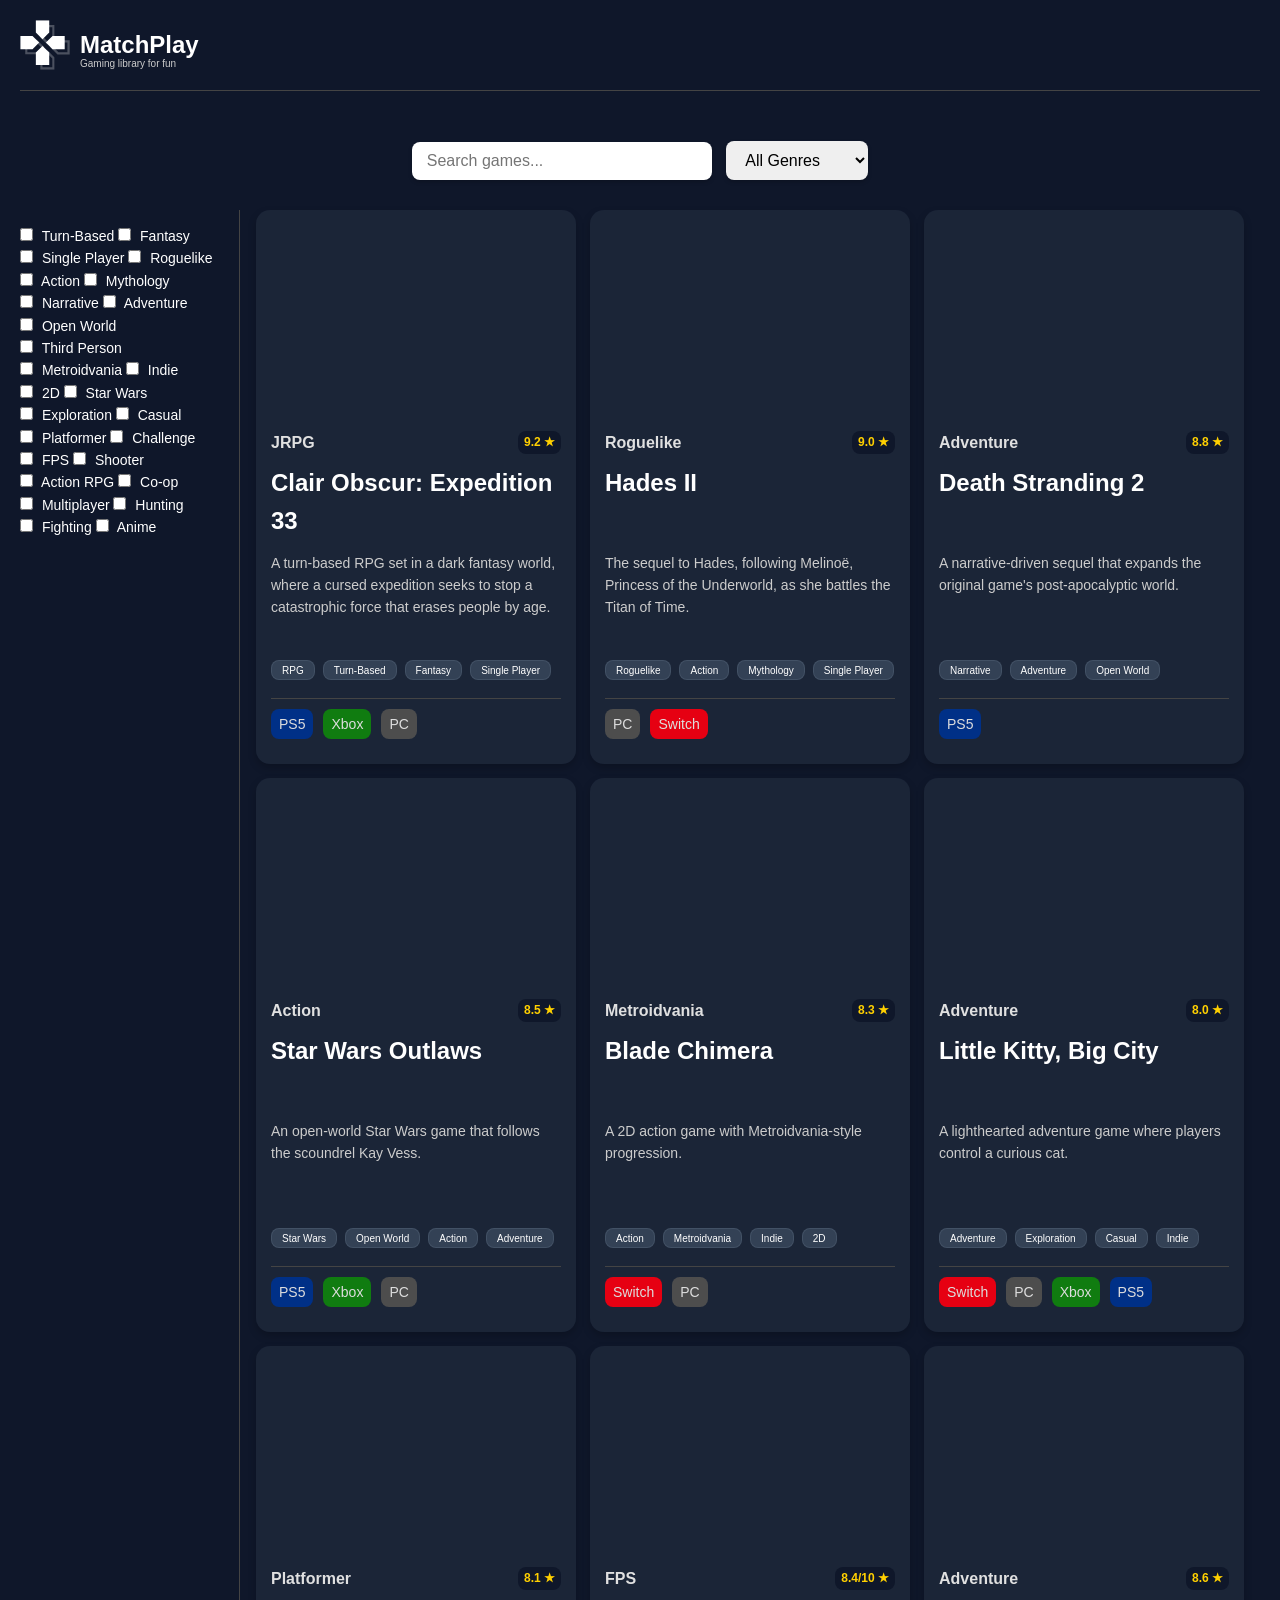
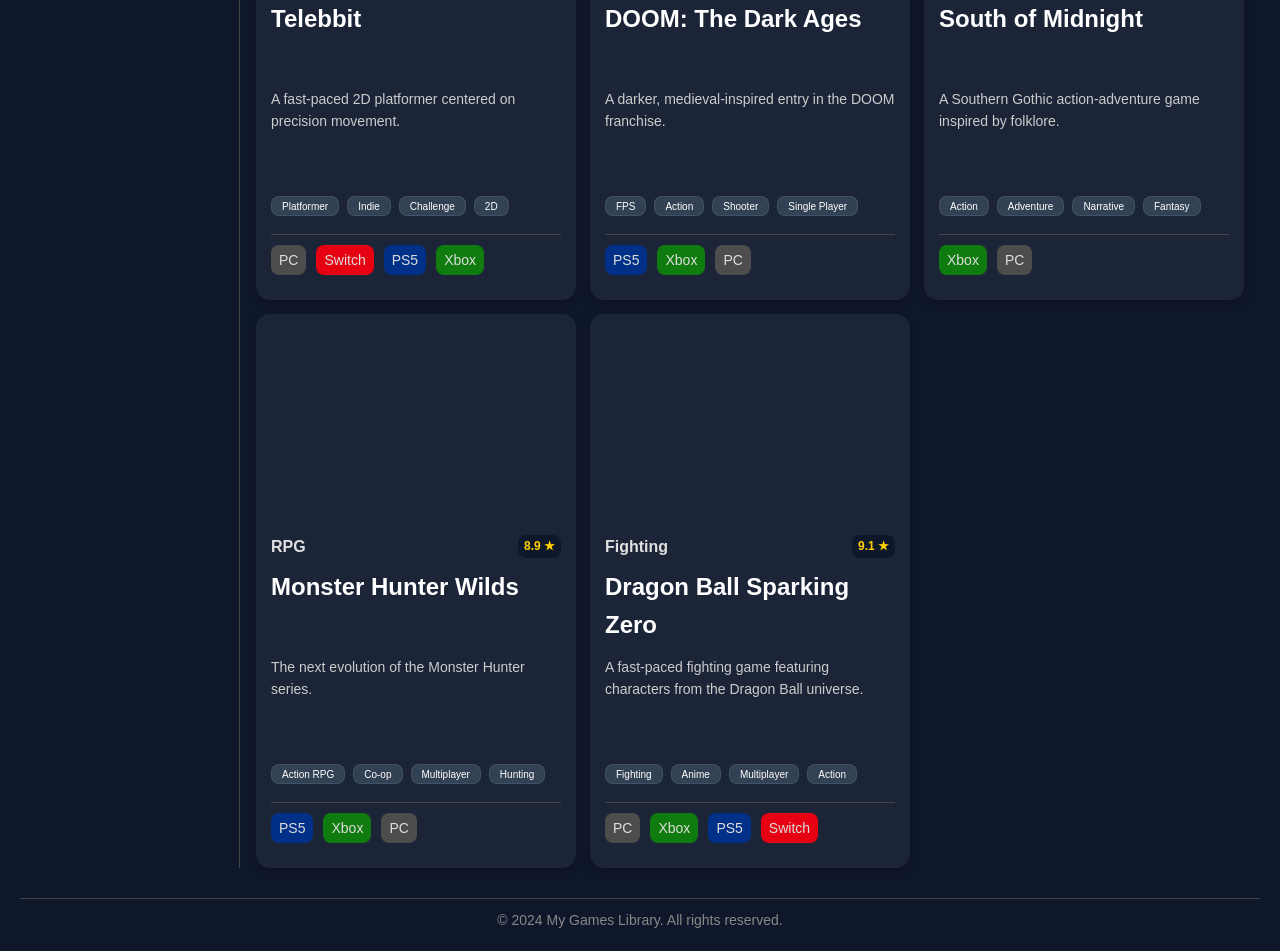
<file: index.html>
<!DOCTYPE html>
<html lang="es">
<head>
    <meta charset="UTF-8">
    <meta name="viewport" content="width=device-width, initial-scale=1.0">
    <title>My Games Library</title>
    <link rel="stylesheet" href="styles.css">
</head>
<body>
    <header>
        <div class="logo"><img src="./sources/icons/logo.svg" alt="Logo"><h1>MatchPlay</h1>
        <h6>Gaming library for fun</h6>
        </div>
    </header>
    <main>
        <section class="search-box">
 
        </section>
        <section class="games-box">
            <div class="search-box">
                <form action="">
                    <input type="search" id="inputsearch" placeholder="Search games...">
                    
                    <select name="genre" id="genre-select">
                        <option value="all">All Genres</option>
                        <option value="action">Action</option>
                        <option value="adventure">Adventure</option>
                        <option value="fps">FPS</option>
                        <option value="jrpg">JRPG</option>
                        <option value="metroidvania">Metroidvania</option>
                        <option value="platformer">Platformer</option>
                        <option value="rpg">RPG</option>
                        <option value="roguelike">RogueLike</option>
                    </select>
                </form>
            </div>
            <section class="main-content">
                    <div class="side-bar">
                    <div class="tag-container">

                        <label><input type="checkbox" value="turn-based" name="tag-filter"> Turn-Based</label>
                        <label><input type="checkbox" value="fantasy" name="tag-filter"> Fantasy</label>
                        <label><input type="checkbox" value="single-player" name="tag-filter"> Single Player</label>
                        <label><input type="checkbox" value="roguelike" name="tag-filter"> Roguelike</label>
                        <label><input type="checkbox" value="action" name="tag-filter"> Action</label>
                        <label><input type="checkbox" value="mythology" name="tag-filter"> Mythology</label>
                        <label><input type="checkbox" value="narrative" name="tag-filter"> Narrative</label>
                        <label><input type="checkbox" value="adventure" name="tag-filter"> Adventure</label>
                        <label><input type="checkbox" value="open-world" name="tag-filter"> Open World</label>
                        <label><input type="checkbox" value="third-person" name="tag-filter"> Third Person</label>
                        <label><input type="checkbox" value="metroidvania" name="tag-filter"> Metroidvania</label>
                        <label><input type="checkbox" value="indie" name="tag-filter"> Indie</label>
                        <label><input type="checkbox" value="2d" name="tag-filter"> 2D</label>
                        <label><input type="checkbox" value="star-wars" name="tag-filter"> Star Wars</label>
                        <label><input type="checkbox" value="exploration" name="tag-filter"> Exploration</label>
                        <label><input type="checkbox" value="casual" name="tag-filter"> Casual</label>
                        <label><input type="checkbox" value="platformer" name="tag-filter"> Platformer</label>
                        <label><input type="checkbox" value="challenge" name="tag-filter"> Challenge</label>
                        <label><input type="checkbox" value="fps" name="tag-filter"> FPS</label>
                        <label><input type="checkbox" value="shooter" name="tag-filter"> Shooter</label>
                        <label><input type="checkbox" value="action-rpg" name="tag-filter"> Action RPG</label>
                        <label><input type="checkbox" value="co-op" name="tag-filter"> Co-op</label>
                        <label><input type="checkbox" value="multiplayer" name="tag-filter"> Multiplayer</label>
                        <label><input type="checkbox" value="hunting" name="tag-filter"> Hunting</label>
                        <label><input type="checkbox" value="fighting" name="tag-filter"> Fighting</label>
                        <label><input type="checkbox" value="anime" name="tag-filter"> Anime</label>


                    </div>

                    </div>
                    <div class="grid">

                    </div>  
            </section>

        </section>
    </main>
    <footer>
        <p>© 2024 My Games Library. All rights reserved.</p>
    </footer>
    <script src="fetch-data.js"></script>
    <script src="filter.js"></script>
</body>
</html>
</file>
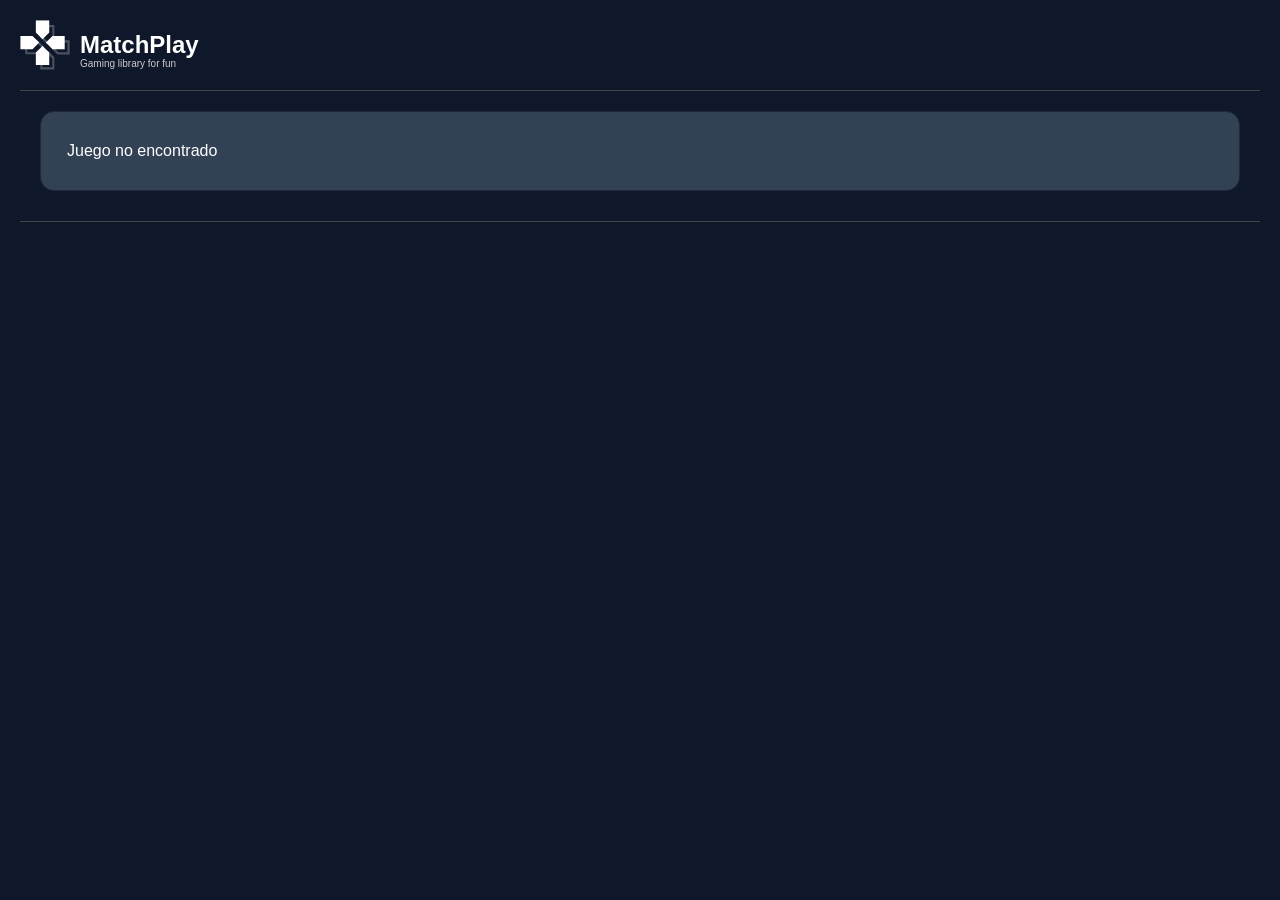
<file: game-page.html>
<!DOCTYPE html>
<html lang="es">
<head>
    <meta charset="UTF-8">
    <meta name="viewport" content="width=device-width, initial-scale=1.0">
    <title>My Games Library</title>
    <link rel="stylesheet" href="styles.css">
</head>
<body>
    <header>
        <div class="logo"><img src="./sources/icons/logo.svg" alt="Logo"><h1>MatchPlay</h1>
        <h6>Gaming library for fun</h6>
        </div>
    </header>
    <main>
        <div class="breadcrumbs" id="breadcrumbs"></div>

        <div class="title">
            <h2 id="game-title"></h2>
        </div>

        <section class="section-content" id="game-content"></section>
    </main>

    <footer>

    </footer>
</body>
<script src="game-page.js"></script>
</html>
</file>
<file: styles.css>
*{
    margin: 0;
    padding: 0;
    box-sizing: border-box;
}
:root{
    --surface-color:#1e293b;
    --primary-color:#6366f1,#4f46e5;
    --secondary-color:#2ecc71;
    --accent-color:#e74c3c;
    --background-color:#0f172a;
    --bg-card-color:rgba(30,41,59,0.8);
    --text-color:#ffffff;
    --tg-bg-color:#334155;
    --tg-border-color:rgba(71,85,105,0.8);
    --bg-xbox:#107c10;
    --bg-ps:#003087;
    --bg-nintendo:#e60012;
    --bg-pc:#4d4d4d;
}
/*General styles*/
body {
    font-family: arial;
    background-color: var(--background-color);
    color: var(--text-color);
    line-height: 1.6;
    padding: 20px;
}
header{
    margin-bottom:20px;
    border-bottom: 1px solid #444;
}
.logo{
    position: relative;
    display:flex;
    align-items:center;
    gap:10px;
    margin-bottom:20px;
    img{
        width:50px;
        height:50px;
    }
    h1{
        font-size:24px;
        color:#fff;
    }
    h6{
        position:absolute;
        font-size:10px;
        color:#ccc;
        top:36px;
        left:60px;
        font-weight:400;
    }
}
.main-content{
    display:flex;
}
.section-content{
    margin:0 auto;
    max-width:1200px;
    width:100%;
    display:flex;
    gap:20px;
    border:1px solid var(--surface-color);
    padding:26px;
    border-radius:14px;
    background-color:var(--tg-bg-color);

}
.side-bar{
    width:220px;
    padding-right:20px;
    border-right: 1px solid #444;
    color:#ffff;
    font-size:14px;
    .tag-container{
        
        position:fixed;
        width: 200px;
        gap:10px;
        margin-top:15px;
       
        label{
            display:inline-block;
            cursor:pointer;
            input[type="checkbox"]{
                margin-right:5px;
            }
        }
    }
}
.grid{
    flex:1;
    display:grid;
    grid-template-columns:repeat(auto-fit, minmax(250px, 320px));
    gap:14px;
    justify-content:center;

}
.card{
    display:flex;
    flex-direction:column;
    gap:10px;
    padding:0 0 15px;
    background-color:var(--bg-card-color);
    flex-wrap:wrap;
    justify-content:space-evenly;
    border-radius:14px;
    box-shadow:0 4px 8px rgba(0,0,0,0.2);
    .imgcard{
        border-radius: 14px 14px 0 0;
        
        background-size:cover;
        background-position:center;
        height:200px;
    }
    .card-content{
        padding:10px 15px;
        color:#fff;
        display:flex;
        flex-direction:column;
        gap:8px;
        .pretitle{
            font-size:14px;
            color:#fff6f6;
            display:flex;
            justify-content:space-between;
            align-items:center;
                .rate{
                    background-color: var(--background-color);
                    padding:2px 6px;
                    border-radius:8px;
                    font-size:12px;
                    font-weight: 800;
                    color:#ffd000;
                }

        }
        .game-title{
            height: 80px;
        }
        h2{
            color:#fff;
        }
        h3{
            font-size:16px;
            color:#e0e0e0;
        }
        p{
            font-size:14px;
            color:#ccc;
            height: 100px;
            overflow: auto;
        }
        .tags{
            display:flex;
            gap:8px;
            flex-wrap:wrap;
            padding-bottom: 10px;
            padding-top:100;
            .tag{
                height: 20px;
                background-color:var(--tg-bg-color);
                border:solid 1px var(--tg-border-color);
                color:#fff;
                padding:2px 10px;
                border-radius:8px;
                font-size:10px;
            }
        }
        .platform{
            border-top:solid 1px #444;
            padding-top:10px;
            display:flex;
            gap:10px;
            span{
                font-size:14px;
                color:#ddd;
                padding:4px 8px;
                border-radius:8px;
            }
            img{
                width:24px;
                height:24px;
            }
        }
    }
    &.hidden{
        display:none;
    }
}
.card:hover{
   cursor: pointer;
   transform:scale(103%);
   transition: transform 2s;
}

/*Filter styles*/
.search-box{
    display: flex;
    justify-content: center;
    align-items: center;
    margin-bottom: 30px;
    color:whitesmoke;
    input[type="search"]{
        width: 300px;
        padding: 10px 15px;
        border-radius: 8px;
        border: none;
        font-size: 16px;
        box-shadow: 0 2px 4px rgba(0,0,0,0.2);
    }
    button[type="submit"]{
        background-color:var(--secondary-color);
        border:none;
        color:var(--primary-color);
        padding:10px 15px;
        border-radius:6px;
        margin-left:10px;
        font-size:16px;
        font-weight: 600;
    }
    button[type="submit"]:hover{
        background-color:var(--accent-color);
        color:#fff;
        cursor:pointer;
    }
    select{
        margin-left:10px;
        padding:10px 15px;
        border-radius:8px;
        border:none;
        font-size:16px;
        box-shadow: 0 2px 4px rgba(0,0,0,0.2);
    }

    
}

footer{
    margin-top:30px;
    border-top: 1px solid #444;
    padding-top:10px;
    text-align:center;
    color:#888;
    font-size:14px;
}

/*Responsive styles*/
    @media screen and (max-width: 600px) {
        select{
            margin-top:10px;
            margin-left:0 !important;
        }
        .main-content{
            flex-direction:column;
        }
        .side-bar{
            width:100%;
            border-right:none;
            border-bottom:1px solid #444;
            padding-bottom:20px;
            margin-bottom:20px;
            font-size:12px;
            text-align: center;
            .tag-container{
                position:static;
                width:100%;
                gap:8px;
                margin-top:0;
                justify-content:center;
            }
        }
        .grid{
            grid-template-columns:repeat(auto-fit, minmax(300px, 1fr));
        }
    }


    /*Page game*/
    .breadcrumbs{
        max-width: 1200px;
        margin:0 auto;
        margin-bottom:10px;
        
        a{
            color:#ffffff;
            text-decoration:none;
            margin-right:5px;
            font-size:14px;
        }
        a:hover{
            text-decoration:underline;
        }
    }
    .title{
        margin:0 auto;
        max-width:1200px;
        text-align:left;
        margin-bottom:20px;
        h2{
            font-size:28px;
            color:#fff;
        }
    }
    .left-column{
    width:60%;
    padding-right:20px;
    border-right: 1px solid #444;
        
        .trailer-game{
            width:100%;
            margin-bottom:20px;
            iframe{
                width:100%;
                height:400px;
                border-radius:8px;
            }
        }
        .gallery{
            display:flex;
            gap:10px;
            overflow-x:auto;
            img{
                width:150px;
                height:100px;
                object-fit:cover;
                border-radius:8px;
                cursor:pointer;
            }
        }
    }
    .right-sidebar{
    width:40%;
    padding-right:20px;
    border-right: 1px solid #444;
    color:#ffff; 
    font-size:14px;
       .portrait-game{
        width:100%;
        
        img{
            width: 100%;
            height: auto;
            object-fit: cover;
            border-radius:8px;
        }
       }
       .game-description{
        margin-top:15px;
        margin-bottom:15px;
        p{
            font-size:14px;
            color:#ccc;
        }
       }
       .tags{
            display:flex;
            gap:8px;
            align-items: center;
            flex-wrap:wrap;
            padding-bottom: 10px;
            padding-top:100;
            .tag{
                height: 20px;
                background-color:var(--tg-bg-color);
                border:solid 1px var(--tg-border-color);
                color:#fff;
                padding:2px 10px;
                border-radius:8px;
                font-size:10px;
            }
        }

        .platform{
            margin-top:15px;
            border-top:solid 1px #eeeeee;
            padding-top:10px;
            display:flex;
            gap:10px;
            span{
                font-size:14px;
                color:#ddd;
                padding:4px 8px;
                border-radius:8px;
            }
            img{
                width:24px;
                height:24px;
            }
        }
    }
    /*Responsive Page Game*/
    @media screen and (max-width: 860px) {
        .section-content{
            border-right:none;
            width:100%;
            display:flex;
            flex-direction: column;
            gap:20px;
 
        }
        .left-column{
            width:100%;
            border-right:none;
            padding-right: 0;
            padding-bottom:20px;
            border-bottom: 1px solid #444;
        }    
        .right-sidebar{
            border-right:none;
            width:100%;
            padding-right: 0;
            padding-bottom:20px;
            
        }
    }
</file>
